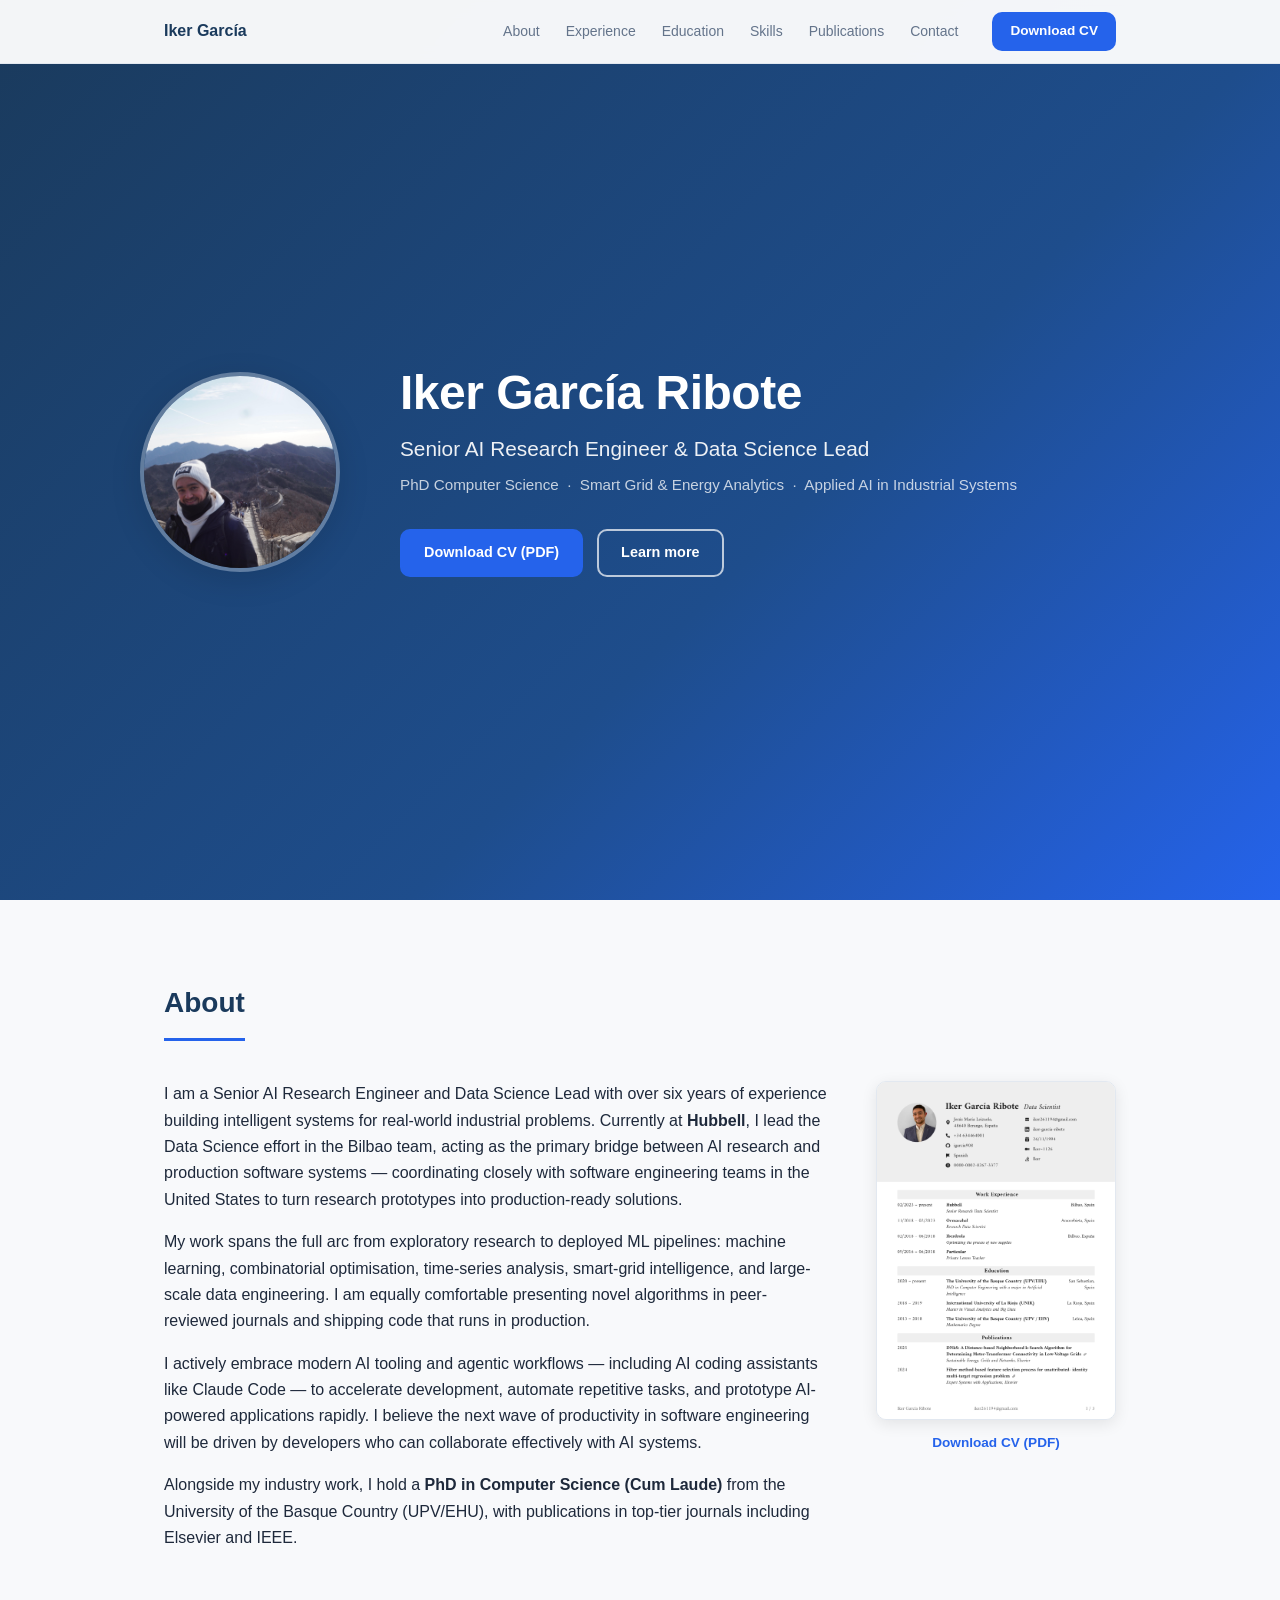
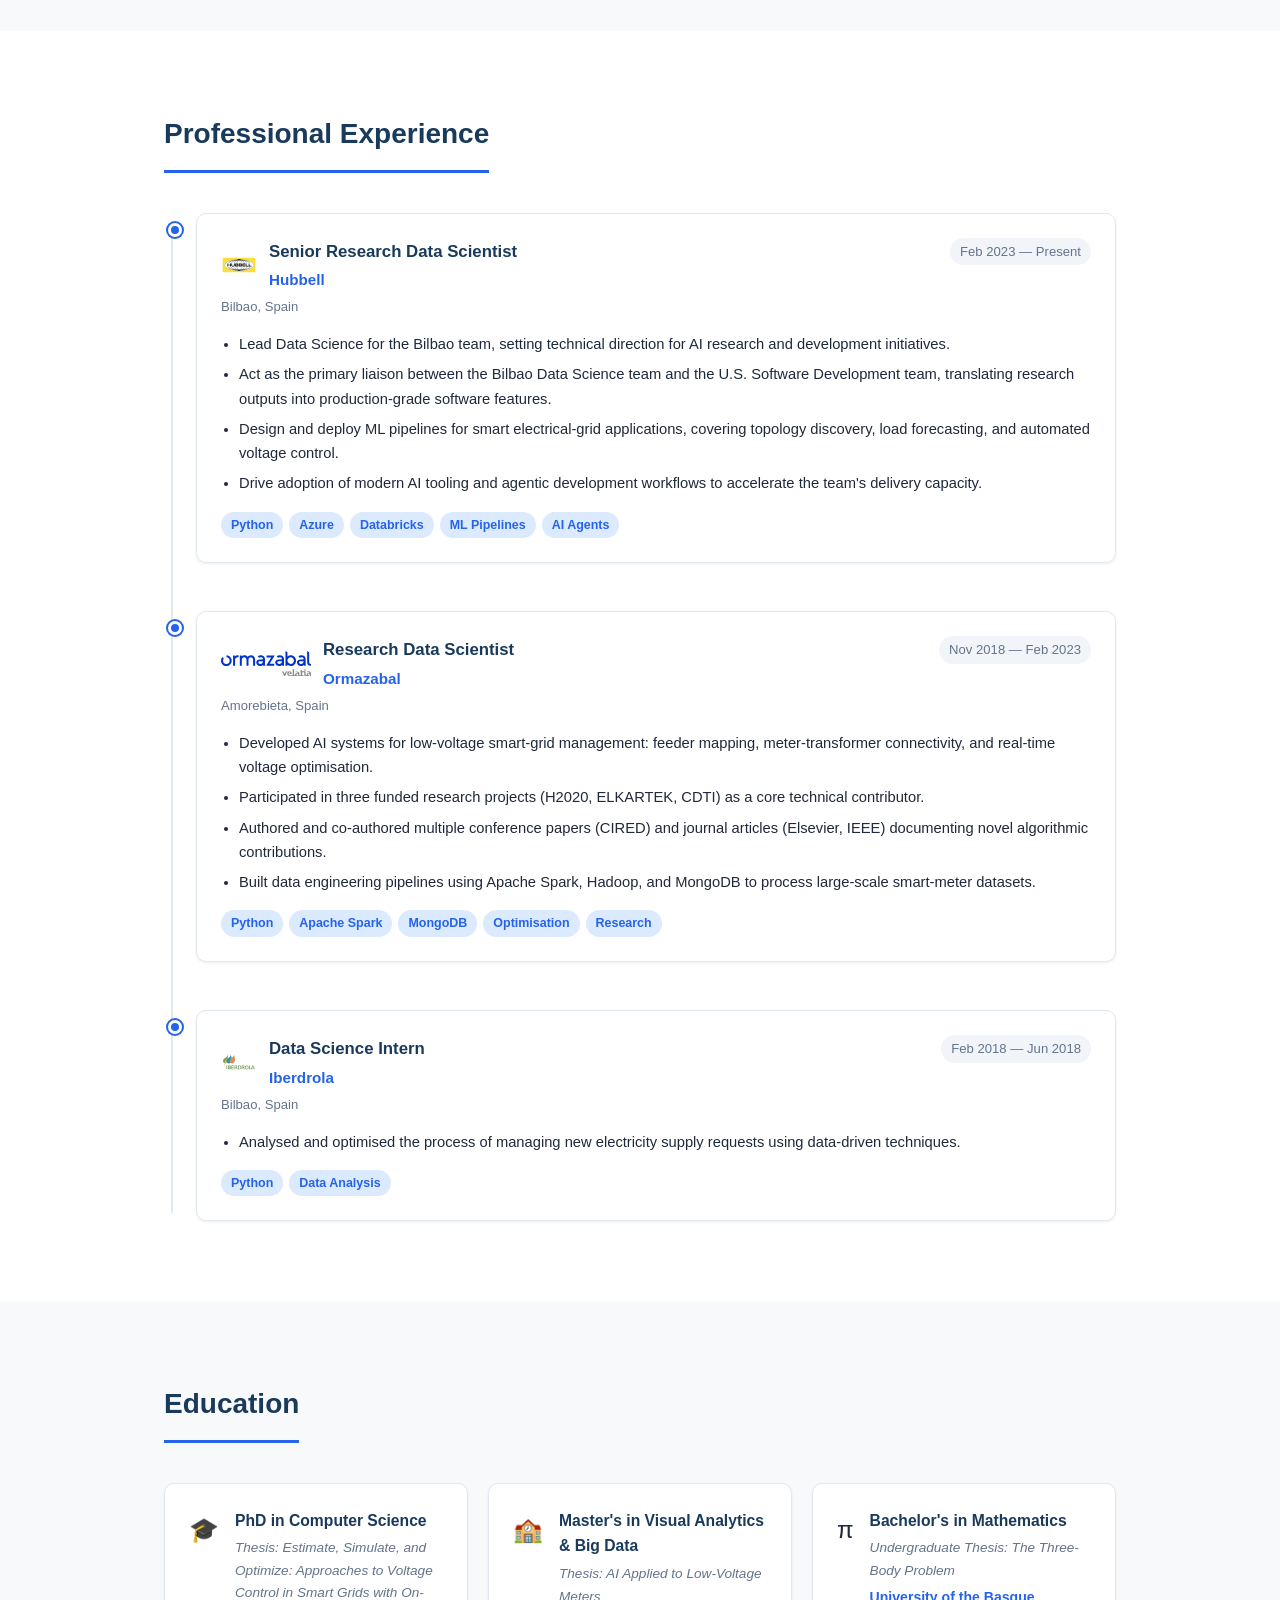
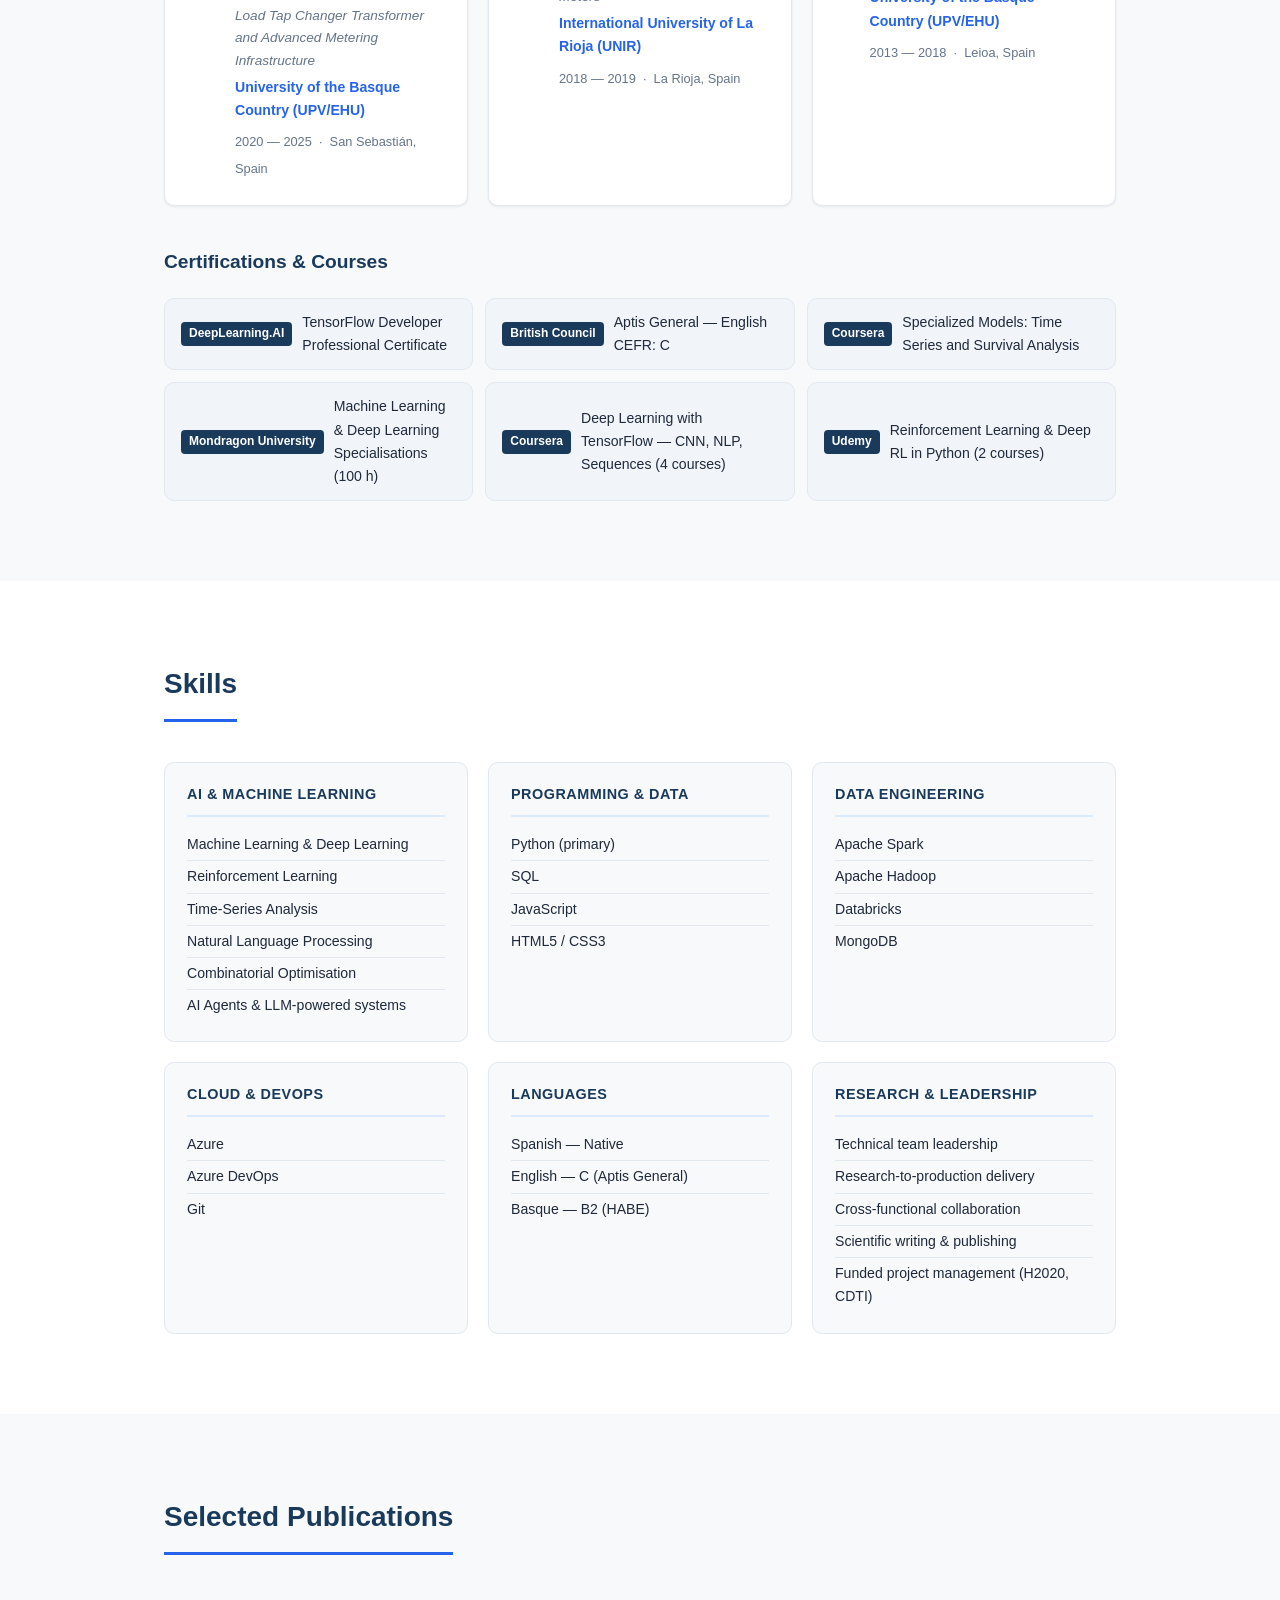
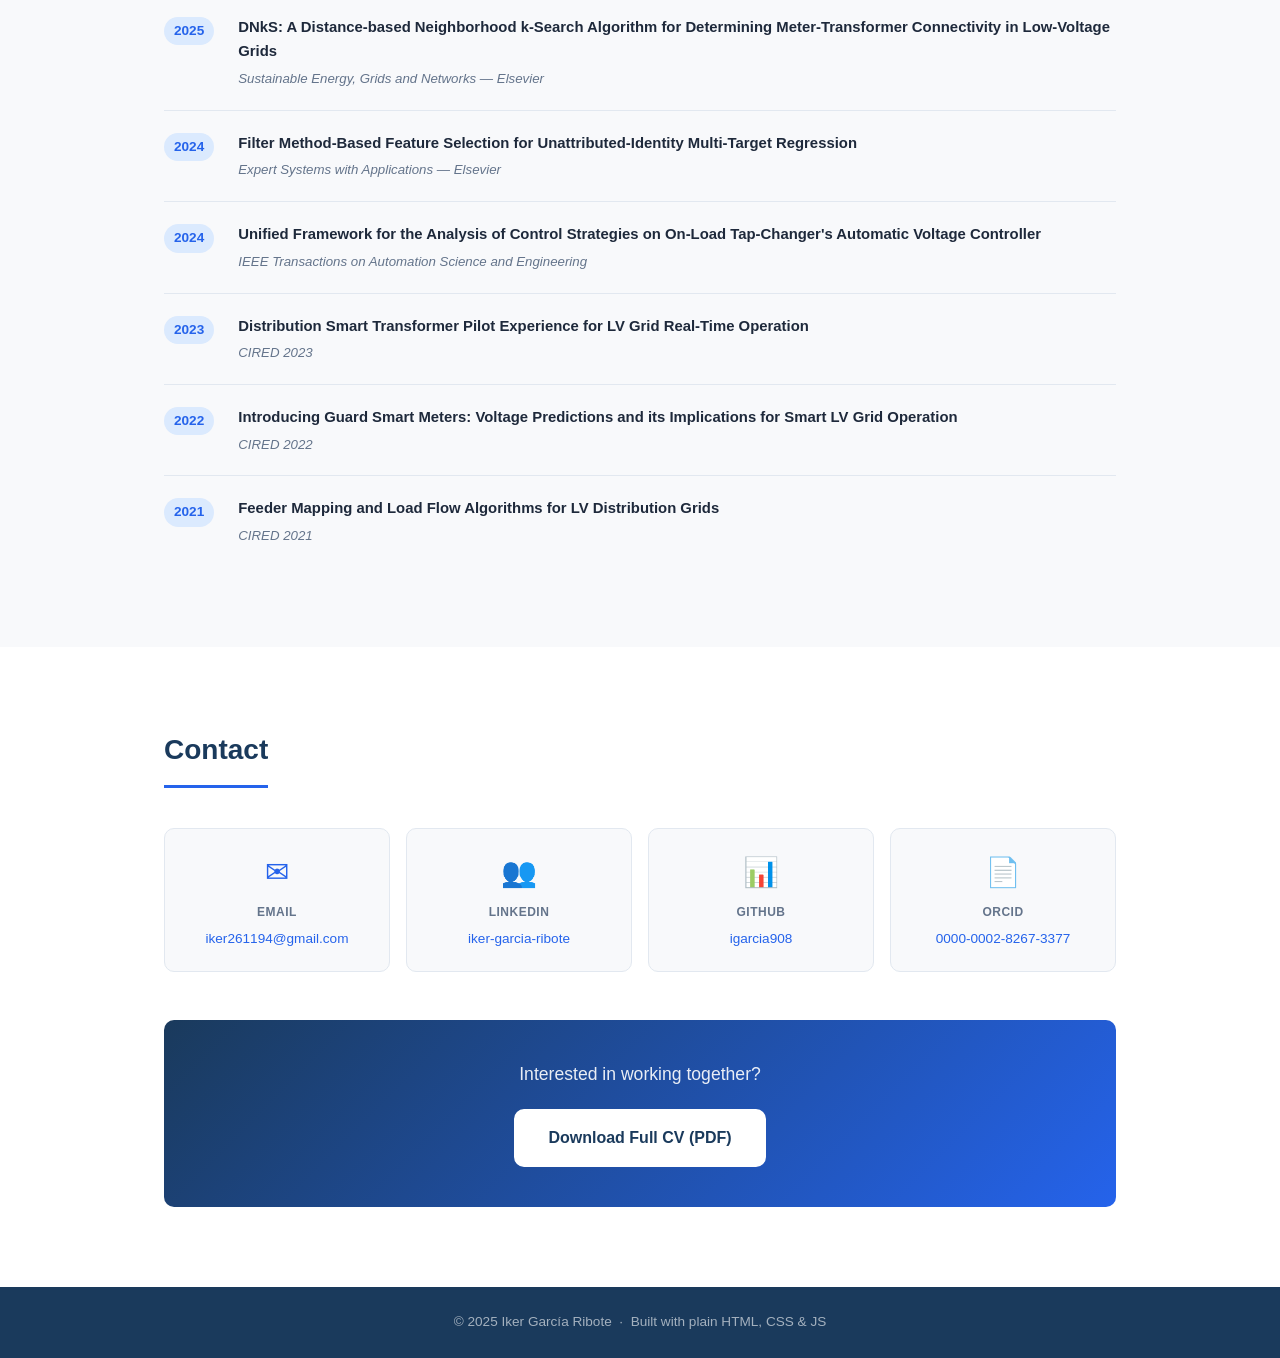
<file: index.html>
<!DOCTYPE html>
<html lang="en">
<head>
  <meta charset="UTF-8" />
  <meta name="viewport" content="width=device-width, initial-scale=1.0" />
  <meta name="description" content="Iker García Ribote — Senior AI Research Engineer and Data Science Lead. PhD in Computer Science. Building AI systems for industrial applications." />
  <title>Iker García Ribote — AI Research Engineer</title>
  <link rel="stylesheet" href="src/style.css" />
</head>
<body>

  <!-- Navigation -->
  <nav id="navbar">
    <div class="nav-container">
      <span class="nav-logo">Iker García</span>
      <ul class="nav-links">
        <li><a href="#about">About</a></li>
        <li><a href="#experience">Experience</a></li>
        <li><a href="#education">Education</a></li>
        <li><a href="#skills">Skills</a></li>
        <li><a href="#publications">Publications</a></li>
        <li><a href="#contact">Contact</a></li>
      </ul>
      <a class="btn-nav" href="files/iker-garcia-cv.pdf" download>Download CV</a>
      <button class="nav-toggle" aria-label="Toggle menu">&#9776;</button>
    </div>
  </nav>

  <!-- Hero -->
  <header id="hero">
    <div class="hero-inner">
      <img src="images/friendly-image.jpg?v=20260414" alt="Iker García Ribote" class="profile-img" />
      <div class="hero-text">
        <h1>Iker García Ribote</h1>
        <p class="hero-title">Senior AI Research Engineer &amp; Data Science Lead</p>
        <p class="hero-subtitle">PhD Computer Science &nbsp;·&nbsp; Smart Grid &amp; Energy Analytics &nbsp;·&nbsp; Applied AI in Industrial Systems</p>
        <div class="hero-actions">
          <a class="btn-primary" href="files/iker-garcia-cv.pdf" download>Download CV (PDF)</a>
          <a class="btn-secondary" href="#about">Learn more</a>
        </div>
      </div>
    </div>
  </header>

  <!-- About -->
  <section id="about">
    <div class="container">
      <h2 class="section-title">About</h2>
      <div class="about-grid">
        <div class="about-text">
          <p>
            I am a Senior AI Research Engineer and Data Science Lead with over six years of experience
            building intelligent systems for real-world industrial problems. Currently at
            <strong>Hubbell</strong>, I lead the Data Science effort in the Bilbao team, acting as the
            primary bridge between AI research and production software systems — coordinating closely with
            software engineering teams in the United States to turn research prototypes into
            production-ready solutions.
          </p>
          <p>
            My work spans the full arc from exploratory research to deployed ML pipelines: machine
            learning, combinatorial optimisation, time-series analysis, smart-grid intelligence, and
            large-scale data engineering. I am equally comfortable presenting novel algorithms in
            peer-reviewed journals and shipping code that runs in production.
          </p>
          <p>
            I actively embrace modern AI tooling and agentic workflows — including AI coding assistants
            like Claude Code — to accelerate development, automate repetitive tasks, and prototype
            AI-powered applications rapidly. I believe the next wave of productivity in software
            engineering will be driven by developers who can collaborate effectively with AI systems.
          </p>
          <p>
            Alongside my industry work, I hold a <strong>PhD in Computer Science (Cum Laude)</strong>
            from the University of the Basque Country (UPV/EHU), with
            publications in top-tier journals including Elsevier and IEEE.
          </p>
        </div>
        <div class="about-cv-preview">
          <a href="files/iker-garcia-cv.pdf" download title="Download CV">
            <img src="images/cv-preview.png?v=20260414" alt="CV Preview" class="cv-preview-img" />
            <span class="cv-preview-label">Download CV (PDF)</span>
          </a>
        </div>
      </div>
    </div>
  </section>

  <!-- Experience -->
  <section id="experience" class="section-alt">
    <div class="container">
      <h2 class="section-title">Professional Experience</h2>
      <div class="timeline">

        <div class="timeline-item">
          <div class="timeline-marker"></div>
          <div class="timeline-content">
            <div class="timeline-header">
              <div class="timeline-title">
                <img src="images/logo-hubbell.svg?v=20260414" alt="Hubbell" class="company-logo" />
                <div>
                  <h3>Senior Research Data Scientist</h3>
                  <span class="company">Hubbell</span>
                </div>
              </div>
              <span class="period">Feb 2023 — Present</span>
            </div>
            <span class="location">Bilbao, Spain</span>
            <ul class="timeline-bullets">
              <li>Lead Data Science for the Bilbao team, setting technical direction for AI research and development initiatives.</li>
              <li>Act as the primary liaison between the Bilbao Data Science team and the U.S. Software Development team, translating research outputs into production-grade software features.</li>
              <li>Design and deploy ML pipelines for smart electrical-grid applications, covering topology discovery, load forecasting, and automated voltage control.</li>
              <li>Drive adoption of modern AI tooling and agentic development workflows to accelerate the team's delivery capacity.</li>
            </ul>
            <div class="tags">
              <span>Python</span><span>Azure</span><span>Databricks</span><span>ML Pipelines</span><span>AI Agents</span>
            </div>
          </div>
        </div>

        <div class="timeline-item">
          <div class="timeline-marker"></div>
          <div class="timeline-content">
            <div class="timeline-header">
              <div class="timeline-title">
                <img src="images/logo-ormazabal.svg?v=20260414" alt="Ormazabal" class="company-logo" />
                <div>
                  <h3>Research Data Scientist</h3>
                  <span class="company">Ormazabal</span>
                </div>
              </div>
              <span class="period">Nov 2018 — Feb 2023</span>
            </div>
            <span class="location">Amorebieta, Spain</span>
            <ul class="timeline-bullets">
              <li>Developed AI systems for low-voltage smart-grid management: feeder mapping, meter-transformer connectivity, and real-time voltage optimisation.</li>
              <li>Participated in three funded research projects (H2020, ELKARTEK, CDTI) as a core technical contributor.</li>
              <li>Authored and co-authored multiple conference papers (CIRED) and journal articles (Elsevier, IEEE) documenting novel algorithmic contributions.</li>
              <li>Built data engineering pipelines using Apache Spark, Hadoop, and MongoDB to process large-scale smart-meter datasets.</li>
            </ul>
            <div class="tags">
              <span>Python</span><span>Apache Spark</span><span>MongoDB</span><span>Optimisation</span><span>Research</span>
            </div>
          </div>
        </div>

        <div class="timeline-item">
          <div class="timeline-marker"></div>
          <div class="timeline-content">
            <div class="timeline-header">
              <div class="timeline-title">
                <img src="images/logo-iberdrola.svg?v=20260414" alt="Iberdrola" class="company-logo" />
                <div>
                  <h3>Data Science Intern</h3>
                  <span class="company">Iberdrola</span>
                </div>
              </div>
              <span class="period">Feb 2018 — Jun 2018</span>
            </div>
            <span class="location">Bilbao, Spain</span>
            <ul class="timeline-bullets">
              <li>Analysed and optimised the process of managing new electricity supply requests using data-driven techniques.</li>
            </ul>
            <div class="tags">
              <span>Python</span><span>Data Analysis</span>
            </div>
          </div>
        </div>

      </div>
    </div>
  </section>

  <!-- Education -->
  <section id="education">
    <div class="container">
      <h2 class="section-title">Education</h2>
      <div class="edu-grid">

        <div class="edu-card">
          <div class="edu-icon">&#127891;</div>
          <div class="edu-body">
            <h3>PhD in Computer Science</h3>
            <p class="edu-major">Thesis: Estimate, Simulate, and Optimize: Approaches to Voltage Control in Smart Grids with On-Load Tap Changer Transformer and Advanced Metering Infrastructure</p>
            <p class="edu-school">University of the Basque Country (UPV/EHU)</p>
            <span class="edu-period">2020 — 2025 &nbsp;·&nbsp; San Sebastián, Spain</span>
          </div>
        </div>

        <div class="edu-card">
          <div class="edu-icon">&#127979;</div>
          <div class="edu-body">
            <h3>Master's in Visual Analytics &amp; Big Data</h3>
            <p class="edu-major">Thesis: AI Applied to Low-Voltage Meters</p>
            <p class="edu-school">International University of La Rioja (UNIR)</p>
            <span class="edu-period">2018 — 2019 &nbsp;·&nbsp; La Rioja, Spain</span>
          </div>
        </div>

        <div class="edu-card">
          <div class="edu-icon">&#960;</div>
          <div class="edu-body">
            <h3>Bachelor's in Mathematics</h3>
            <p class="edu-major">Undergraduate Thesis: The Three-Body Problem</p>
            <p class="edu-school">University of the Basque Country (UPV/EHU)</p>
            <span class="edu-period">2013 — 2018 &nbsp;·&nbsp; Leioa, Spain</span>
          </div>
        </div>

      </div>

      <h3 class="subsection-title">Certifications &amp; Courses</h3>
      <div class="cert-list">
        <div class="cert-item">
          <span class="cert-badge">DeepLearning.AI</span>
          TensorFlow Developer Professional Certificate
        </div>
        <div class="cert-item">
          <span class="cert-badge">British Council</span>
          Aptis General — English CEFR: C
        </div>
        <div class="cert-item">
          <span class="cert-badge">Coursera</span>
          Specialized Models: Time Series and Survival Analysis
        </div>
        <div class="cert-item">
          <span class="cert-badge">Mondragon University</span>
          Machine Learning &amp; Deep Learning Specialisations (100 h)
        </div>
        <div class="cert-item">
          <span class="cert-badge">Coursera</span>
          Deep Learning with TensorFlow — CNN, NLP, Sequences (4 courses)
        </div>
        <div class="cert-item">
          <span class="cert-badge">Udemy</span>
          Reinforcement Learning &amp; Deep RL in Python (2 courses)
        </div>
      </div>
    </div>
  </section>

  <!-- Skills -->
  <section id="skills" class="section-alt">
    <div class="container">
      <h2 class="section-title">Skills</h2>
      <div class="skills-grid">

        <div class="skill-category">
          <h3>AI &amp; Machine Learning</h3>
          <ul>
            <li>Machine Learning &amp; Deep Learning</li>
            <li>Reinforcement Learning</li>
            <li>Time-Series Analysis</li>
            <li>Natural Language Processing</li>
            <li>Combinatorial Optimisation</li>
            <li>AI Agents &amp; LLM-powered systems</li>
          </ul>
        </div>

        <div class="skill-category">
          <h3>Programming &amp; Data</h3>
          <ul>
            <li>Python (primary)</li>
            <li>SQL</li>
            <li>JavaScript</li>
            <li>HTML5 / CSS3</li>
          </ul>
        </div>

        <div class="skill-category">
          <h3>Data Engineering</h3>
          <ul>
            <li>Apache Spark</li>
            <li>Apache Hadoop</li>
            <li>Databricks</li>
            <li>MongoDB</li>
          </ul>
        </div>

        <div class="skill-category">
          <h3>Cloud &amp; DevOps</h3>
          <ul>
            <li>Azure</li>
            <li>Azure DevOps</li>
            <li>Git</li>
          </ul>
        </div>

        <div class="skill-category">
          <h3>Languages</h3>
          <ul>
            <li>Spanish — Native</li>
            <li>English — C (Aptis General)</li>
            <li>Basque — B2 (HABE)</li>
          </ul>
        </div>

        <div class="skill-category">
          <h3>Research &amp; Leadership</h3>
          <ul>
            <li>Technical team leadership</li>
            <li>Research-to-production delivery</li>
            <li>Cross-functional collaboration</li>
            <li>Scientific writing &amp; publishing</li>
            <li>Funded project management (H2020, CDTI)</li>
          </ul>
        </div>

      </div>
    </div>
  </section>

  <!-- Publications -->
  <section id="publications">
    <div class="container">
      <h2 class="section-title">Selected Publications</h2>
      <div class="pub-list">

        <div class="pub-item">
          <span class="pub-year">2025</span>
          <div class="pub-body">
            <p class="pub-title">DNkS: A Distance-based Neighborhood k-Search Algorithm for Determining Meter-Transformer Connectivity in Low-Voltage Grids</p>
            <p class="pub-venue">Sustainable Energy, Grids and Networks — Elsevier</p>
          </div>
        </div>

        <div class="pub-item">
          <span class="pub-year">2024</span>
          <div class="pub-body">
            <p class="pub-title">Filter Method-Based Feature Selection for Unattributed-Identity Multi-Target Regression</p>
            <p class="pub-venue">Expert Systems with Applications — Elsevier</p>
          </div>
        </div>

        <div class="pub-item">
          <span class="pub-year">2024</span>
          <div class="pub-body">
            <p class="pub-title">Unified Framework for the Analysis of Control Strategies on On-Load Tap-Changer's Automatic Voltage Controller</p>
            <p class="pub-venue">IEEE Transactions on Automation Science and Engineering</p>
          </div>
        </div>

        <div class="pub-item">
          <span class="pub-year">2023</span>
          <div class="pub-body">
            <p class="pub-title">Distribution Smart Transformer Pilot Experience for LV Grid Real-Time Operation</p>
            <p class="pub-venue">CIRED 2023</p>
          </div>
        </div>

        <div class="pub-item">
          <span class="pub-year">2022</span>
          <div class="pub-body">
            <p class="pub-title">Introducing Guard Smart Meters: Voltage Predictions and its Implications for Smart LV Grid Operation</p>
            <p class="pub-venue">CIRED 2022</p>
          </div>
        </div>

        <div class="pub-item">
          <span class="pub-year">2021</span>
          <div class="pub-body">
            <p class="pub-title">Feeder Mapping and Load Flow Algorithms for LV Distribution Grids</p>
            <p class="pub-venue">CIRED 2021</p>
          </div>
        </div>

      </div>
    </div>
  </section>

  <!-- Contact -->
  <section id="contact" class="section-alt">
    <div class="container">
      <h2 class="section-title">Contact</h2>
      <div class="contact-grid">
        <a class="contact-card" href="mailto:iker261194@gmail.com">
          <span class="contact-icon">&#9993;</span>
          <span class="contact-label">Email</span>
          <span class="contact-value">iker261194@gmail.com</span>
        </a>
        <a class="contact-card" href="https://www.linkedin.com/in/iker-garcia-ribote/" target="_blank" rel="noopener">
          <span class="contact-icon">&#128101;</span>
          <span class="contact-label">LinkedIn</span>
          <span class="contact-value">iker-garcia-ribote</span>
        </a>
        <a class="contact-card" href="https://github.com/igarcia908" target="_blank" rel="noopener">
          <span class="contact-icon">&#128202;</span>
          <span class="contact-label">GitHub</span>
          <span class="contact-value">igarcia908</span>
        </a>
        <a class="contact-card" href="https://orcid.org/0000-0002-8267-3377" target="_blank" rel="noopener">
          <span class="contact-icon">&#128196;</span>
          <span class="contact-label">ORCID</span>
          <span class="contact-value">0000-0002-8267-3377</span>
        </a>
      </div>
      <div class="download-cta">
        <p>Interested in working together?</p>
        <a class="btn-primary btn-large" href="files/iker-garcia-cv.pdf" download>Download Full CV (PDF)</a>
      </div>
    </div>
  </section>

  <footer>
    <div class="container">
      <p>&copy; 2025 Iker García Ribote &nbsp;·&nbsp; Built with plain HTML, CSS &amp; JS</p>
    </div>
  </footer>

  <script src="src/script.js"></script>
</body>
</html>
</file>
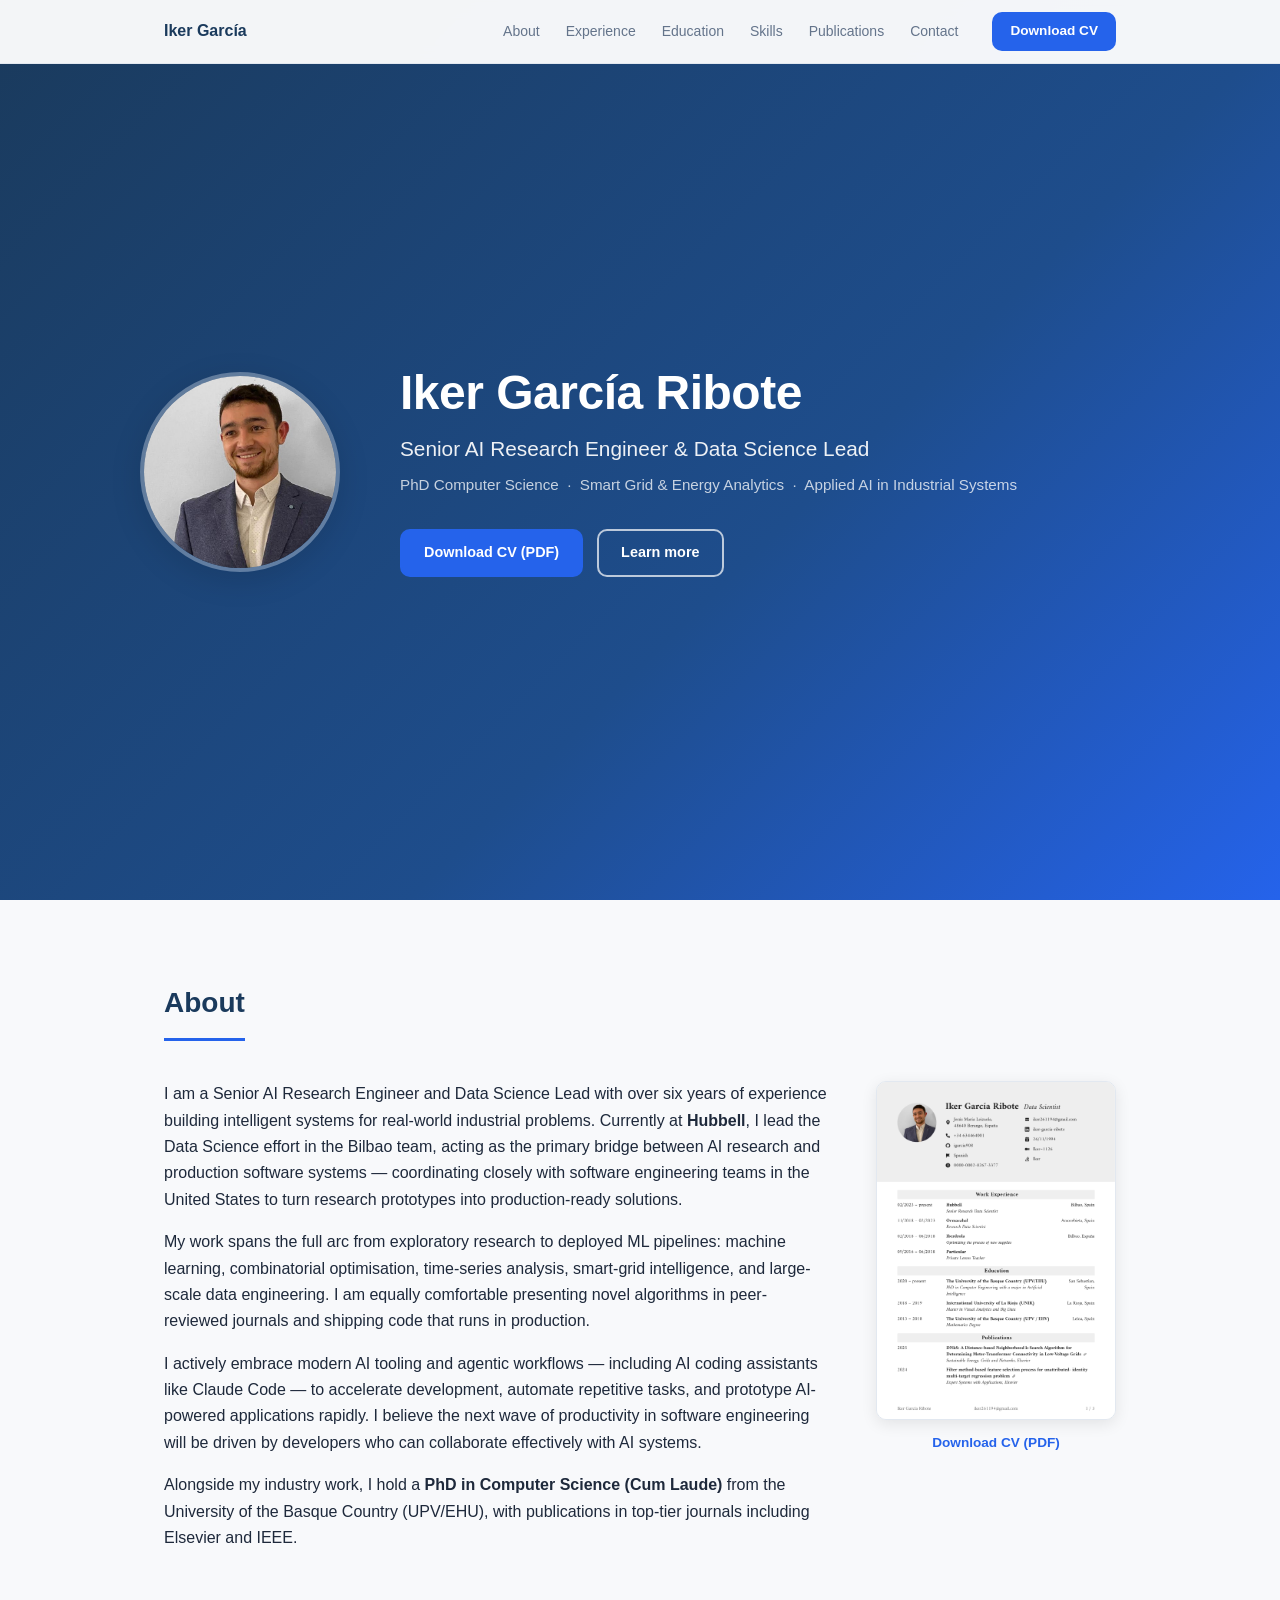
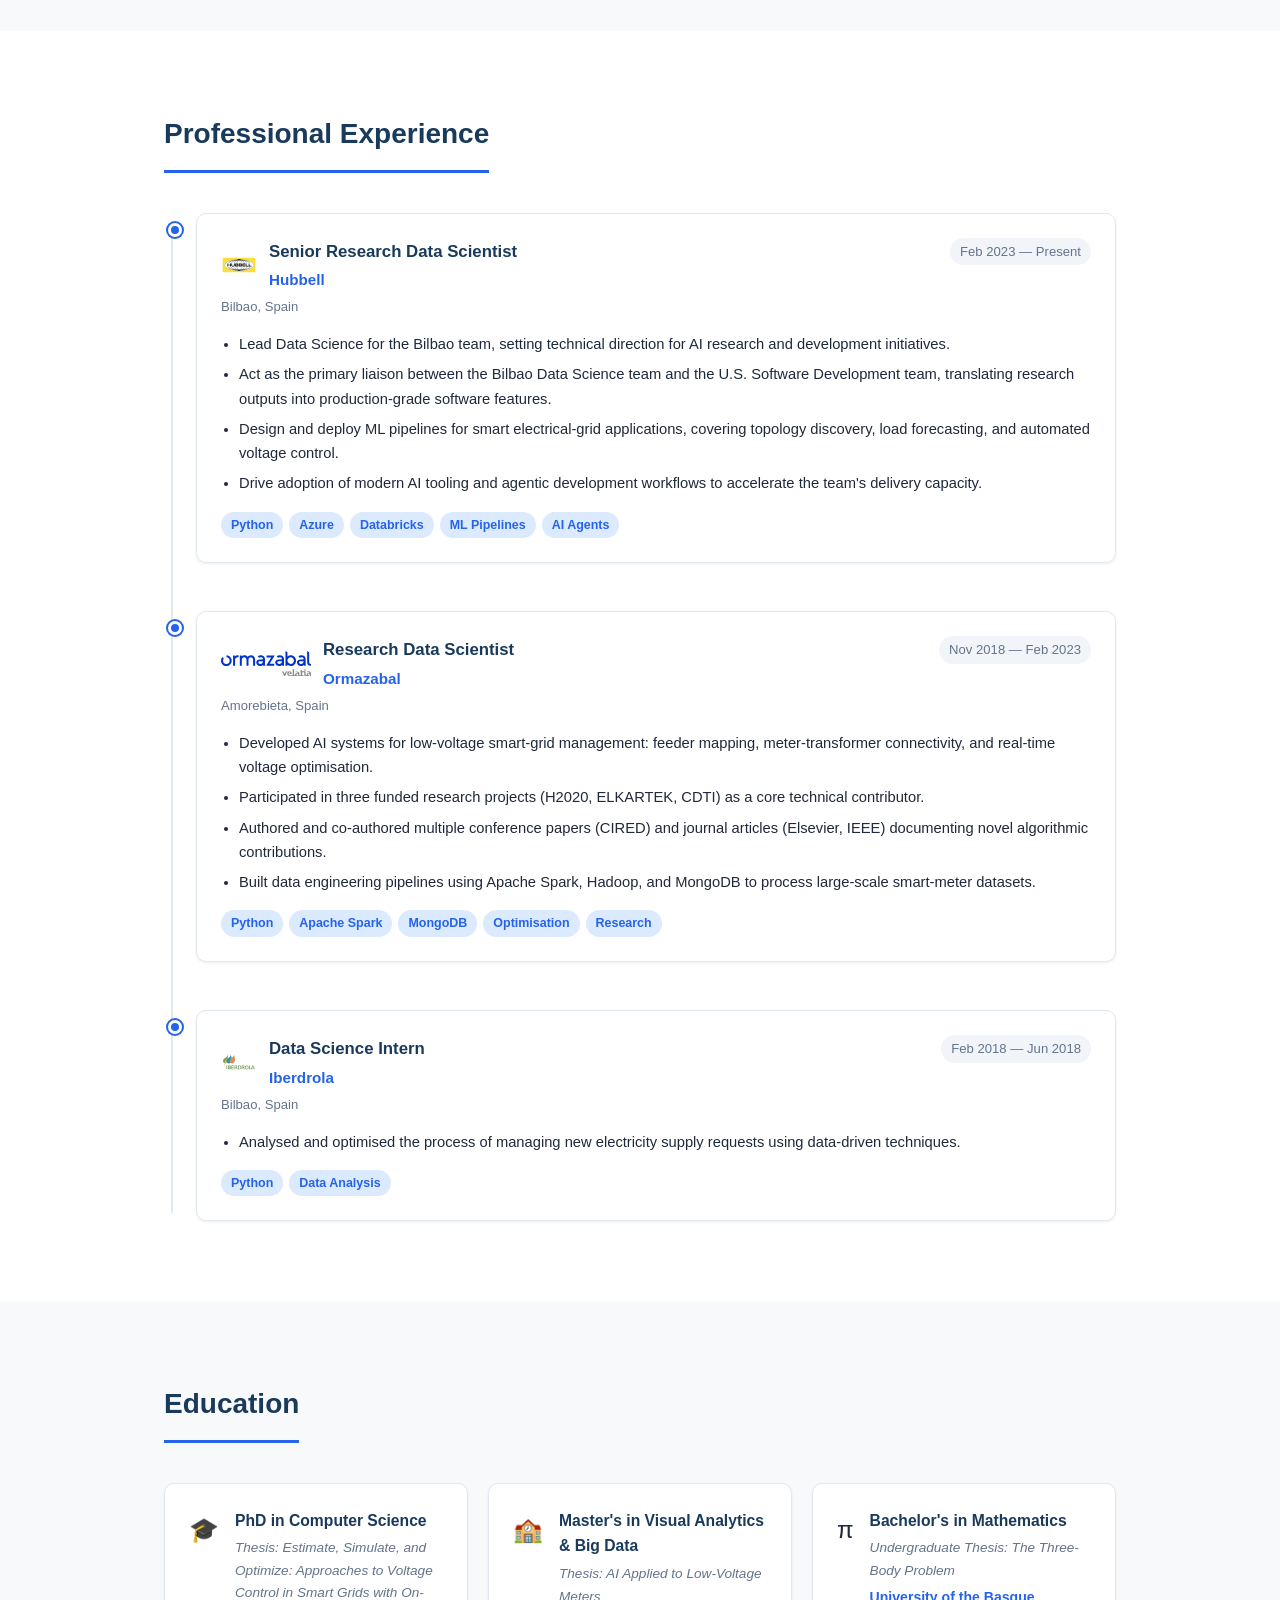
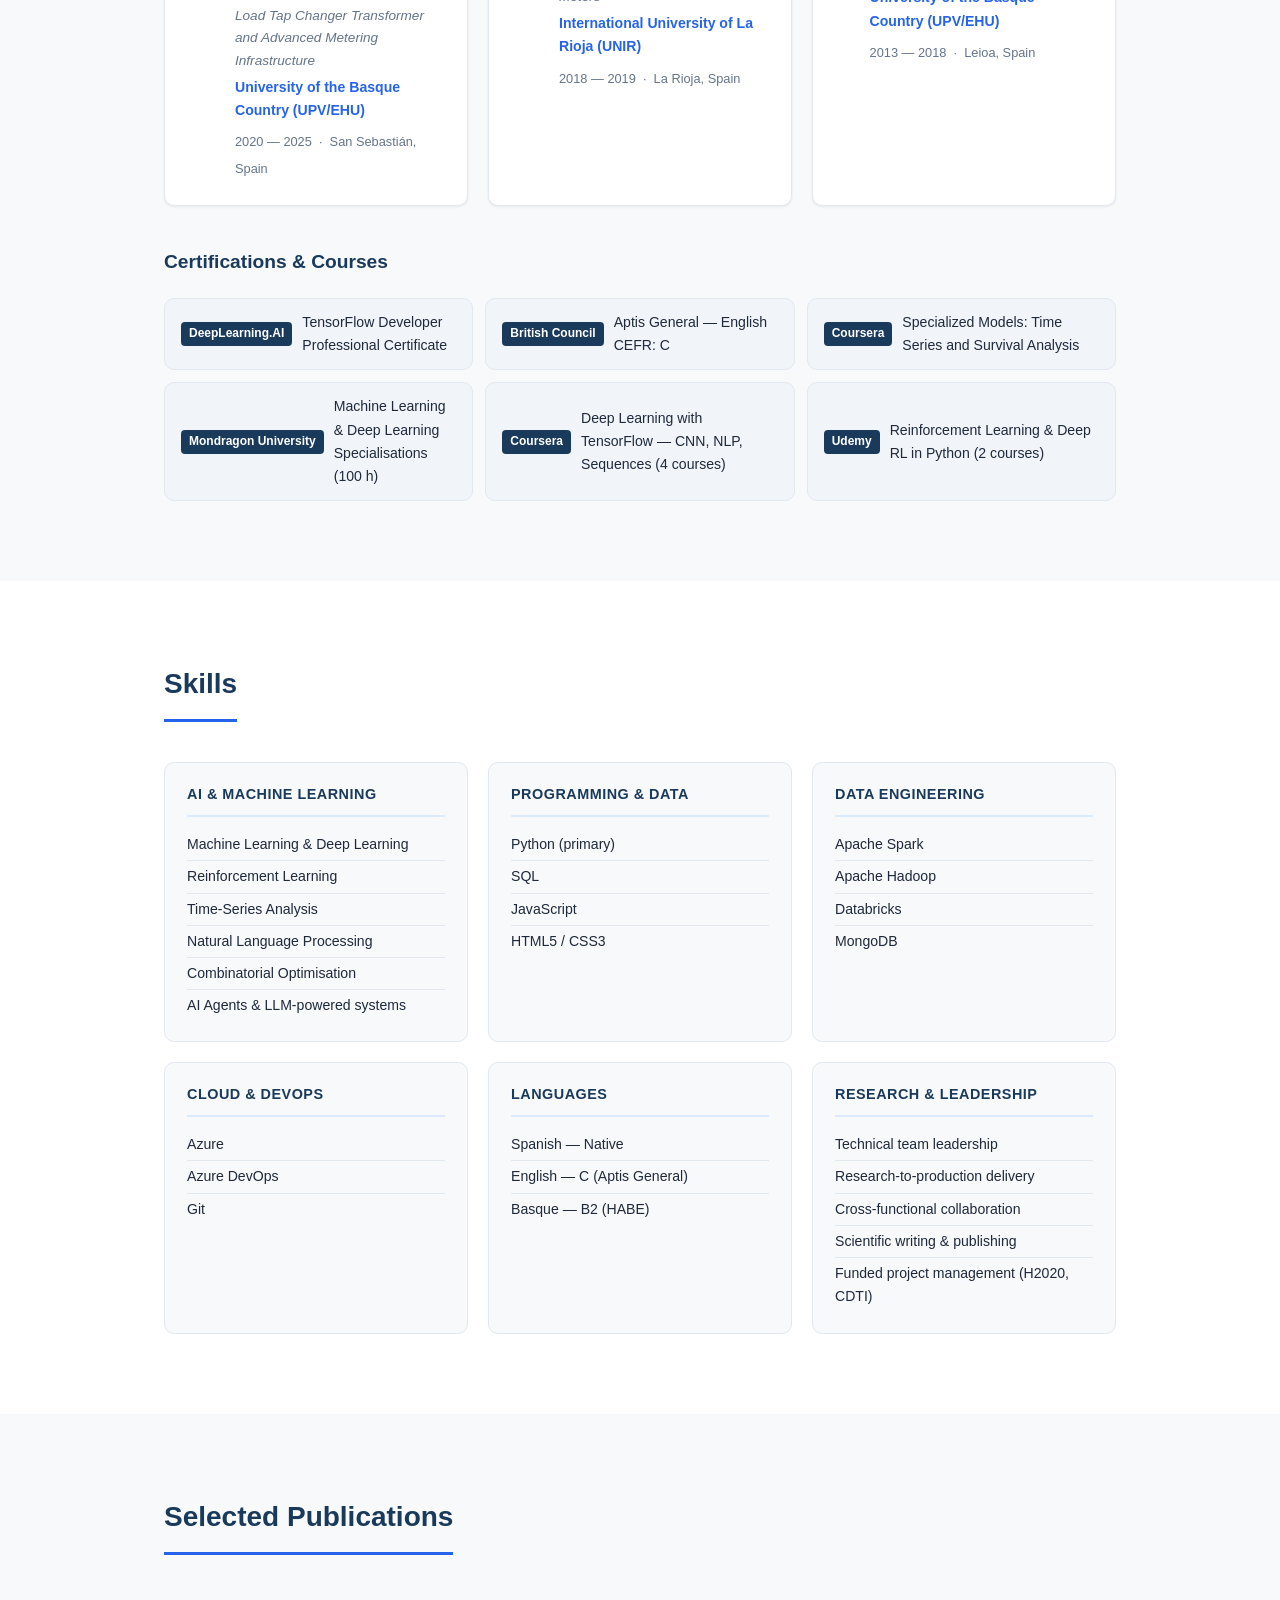
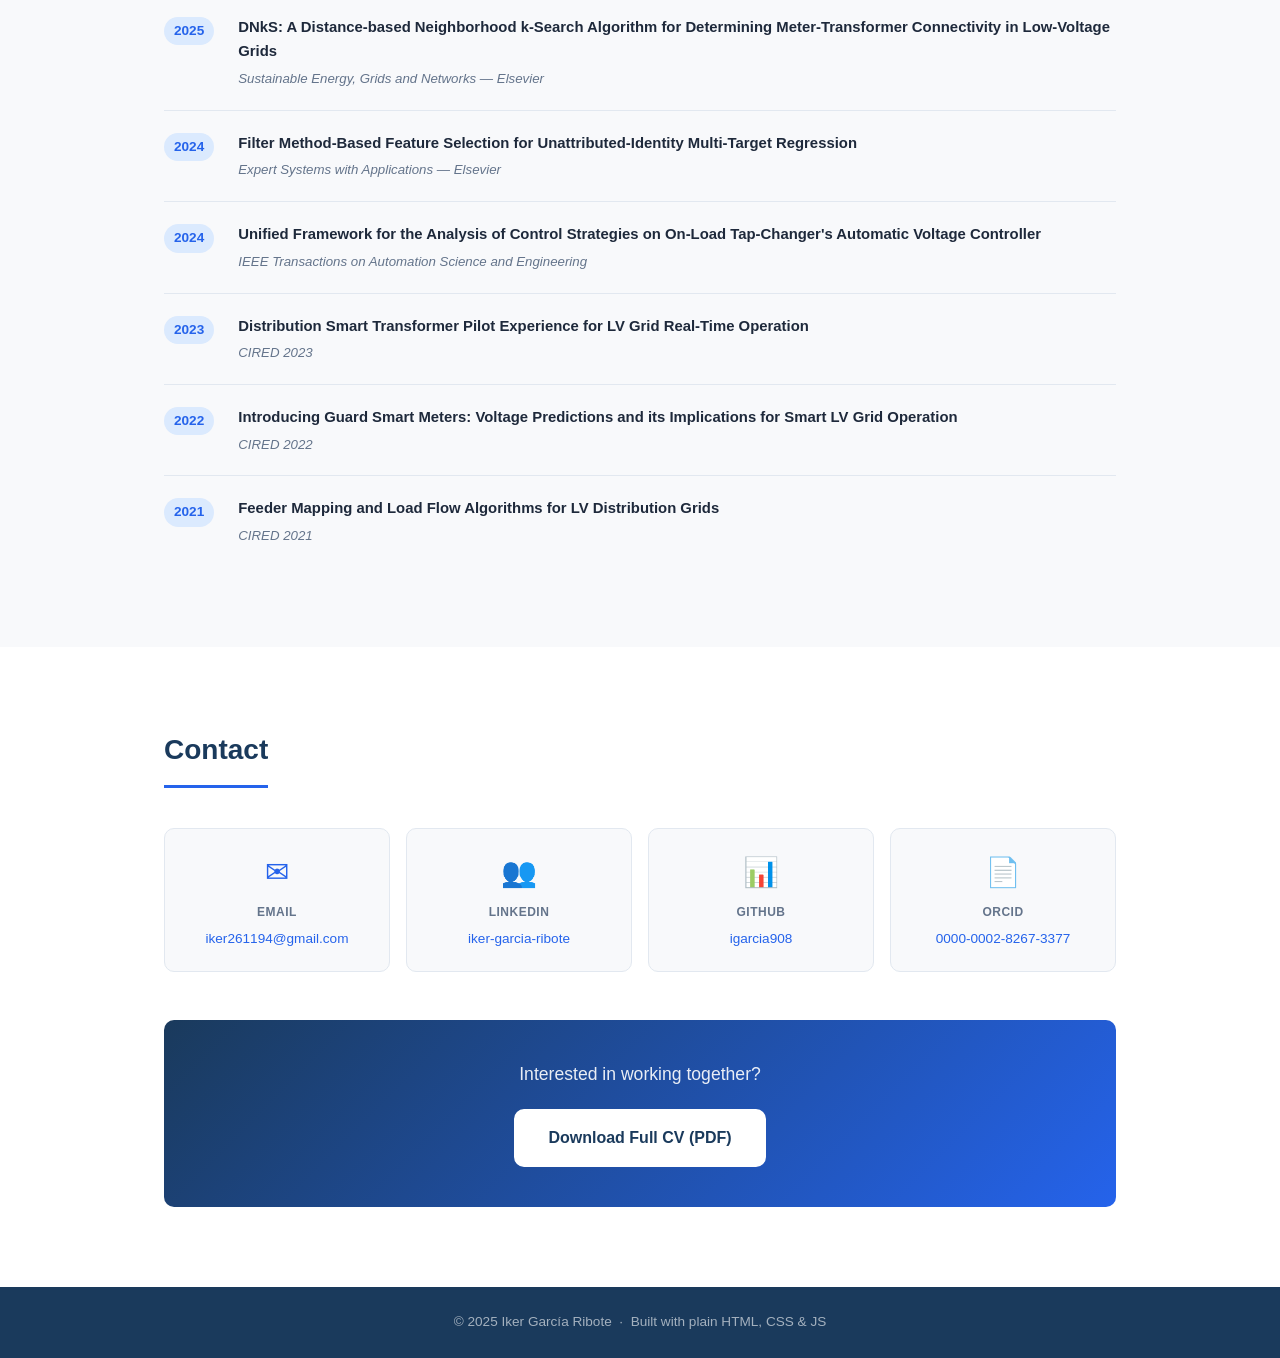
<file: src/index.html>
<!DOCTYPE html>
<html lang="en">
<head>
  <meta charset="UTF-8" />
  <meta name="viewport" content="width=device-width, initial-scale=1.0" />
  <meta name="description" content="Iker García Ribote — Senior AI Research Engineer and Data Science Lead. PhD in Computer Science. Building AI systems for industrial applications." />
  <title>Iker García Ribote — AI Research Engineer</title>
  <link rel="stylesheet" href="style.css" />
</head>
<body>

  <!-- Navigation -->
  <nav id="navbar">
    <div class="nav-container">
      <span class="nav-logo">Iker García</span>
      <ul class="nav-links">
        <li><a href="#about">About</a></li>
        <li><a href="#experience">Experience</a></li>
        <li><a href="#education">Education</a></li>
        <li><a href="#skills">Skills</a></li>
        <li><a href="#publications">Publications</a></li>
        <li><a href="#contact">Contact</a></li>
      </ul>
      <a class="btn-nav" href="../files/iker-garcia-cv.pdf" download>Download CV</a>
      <button class="nav-toggle" aria-label="Toggle menu">&#9776;</button>
    </div>
  </nav>

  <!-- Hero -->
  <header id="hero">
    <div class="hero-inner">
      <img src="../images/profile.jpg" alt="Iker García Ribote" class="profile-img" />
      <div class="hero-text">
        <h1>Iker García Ribote</h1>
        <p class="hero-title">Senior AI Research Engineer &amp; Data Science Lead</p>
        <p class="hero-subtitle">PhD Computer Science &nbsp;·&nbsp; Smart Grid &amp; Energy Analytics &nbsp;·&nbsp; Applied AI in Industrial Systems</p>
        <div class="hero-actions">
          <a class="btn-primary" href="../files/iker-garcia-cv.pdf" download>Download CV (PDF)</a>
          <a class="btn-secondary" href="#about">Learn more</a>
        </div>
      </div>
    </div>
  </header>

  <!-- About -->
  <section id="about">
    <div class="container">
      <h2 class="section-title">About</h2>
      <div class="about-grid">
        <div class="about-text">
          <p>
            I am a Senior AI Research Engineer and Data Science Lead with over six years of experience
            building intelligent systems for real-world industrial problems. Currently at
            <strong>Hubbell</strong>, I lead the Data Science effort in the Bilbao team, acting as the
            primary bridge between AI research and production software systems — coordinating closely with
            software engineering teams in the United States to turn research prototypes into
            production-ready solutions.
          </p>
          <p>
            My work spans the full arc from exploratory research to deployed ML pipelines: machine
            learning, combinatorial optimisation, time-series analysis, smart-grid intelligence, and
            large-scale data engineering. I am equally comfortable presenting novel algorithms in
            peer-reviewed journals and shipping code that runs in production.
          </p>
          <p>
            I actively embrace modern AI tooling and agentic workflows — including AI coding assistants
            like Claude Code — to accelerate development, automate repetitive tasks, and prototype
            AI-powered applications rapidly. I believe the next wave of productivity in software
            engineering will be driven by developers who can collaborate effectively with AI systems.
          </p>
          <p>
            Alongside my industry work, I hold a <strong>PhD in Computer Science (Cum Laude)</strong>
            from the University of the Basque Country (UPV/EHU), with
            publications in top-tier journals including Elsevier and IEEE.
          </p>
        </div>
        <div class="about-cv-preview">
          <a href="../files/iker-garcia-cv.pdf" download title="Download CV">
            <img src="../images/cv-preview.png" alt="CV Preview" class="cv-preview-img" />
            <span class="cv-preview-label">Download CV (PDF)</span>
          </a>
        </div>
      </div>
    </div>
  </section>

  <!-- Experience -->
  <section id="experience" class="section-alt">
    <div class="container">
      <h2 class="section-title">Professional Experience</h2>
      <div class="timeline">

        <div class="timeline-item">
          <div class="timeline-marker"></div>
          <div class="timeline-content">
            <div class="timeline-header">
              <div class="timeline-title">
                <img src="../images/logo-hubbell.svg" alt="Hubbell" class="company-logo" />
                <div>
                  <h3>Senior Research Data Scientist</h3>
                  <span class="company">Hubbell</span>
                </div>
              </div>
              <span class="period">Feb 2023 — Present</span>
            </div>
            <span class="location">Bilbao, Spain</span>
            <ul class="timeline-bullets">
              <li>Lead Data Science for the Bilbao team, setting technical direction for AI research and development initiatives.</li>
              <li>Act as the primary liaison between the Bilbao Data Science team and the U.S. Software Development team, translating research outputs into production-grade software features.</li>
              <li>Design and deploy ML pipelines for smart electrical-grid applications, covering topology discovery, load forecasting, and automated voltage control.</li>
              <li>Drive adoption of modern AI tooling and agentic development workflows to accelerate the team's delivery capacity.</li>
            </ul>
            <div class="tags">
              <span>Python</span><span>Azure</span><span>Databricks</span><span>ML Pipelines</span><span>AI Agents</span>
            </div>
          </div>
        </div>

        <div class="timeline-item">
          <div class="timeline-marker"></div>
          <div class="timeline-content">
            <div class="timeline-header">
              <div class="timeline-title">
                <img src="../images/logo-ormazabal.svg" alt="Ormazabal" class="company-logo" />
                <div>
                  <h3>Research Data Scientist</h3>
                  <span class="company">Ormazabal</span>
                </div>
              </div>
              <span class="period">Nov 2018 — Feb 2023</span>
            </div>
            <span class="location">Amorebieta, Spain</span>
            <ul class="timeline-bullets">
              <li>Developed AI systems for low-voltage smart-grid management: feeder mapping, meter-transformer connectivity, and real-time voltage optimisation.</li>
              <li>Participated in three funded research projects (H2020, ELKARTEK, CDTI) as a core technical contributor.</li>
              <li>Authored and co-authored multiple conference papers (CIRED) and journal articles (Elsevier, IEEE) documenting novel algorithmic contributions.</li>
              <li>Built data engineering pipelines using Apache Spark, Hadoop, and MongoDB to process large-scale smart-meter datasets.</li>
            </ul>
            <div class="tags">
              <span>Python</span><span>Apache Spark</span><span>MongoDB</span><span>Optimisation</span><span>Research</span>
            </div>
          </div>
        </div>

        <div class="timeline-item">
          <div class="timeline-marker"></div>
          <div class="timeline-content">
            <div class="timeline-header">
              <div class="timeline-title">
                <img src="../images/logo-iberdrola.svg" alt="Iberdrola" class="company-logo" />
                <div>
                  <h3>Data Science Intern</h3>
                  <span class="company">Iberdrola</span>
                </div>
              </div>
              <span class="period">Feb 2018 — Jun 2018</span>
            </div>
            <span class="location">Bilbao, Spain</span>
            <ul class="timeline-bullets">
              <li>Analysed and optimised the process of managing new electricity supply requests using data-driven techniques.</li>
            </ul>
            <div class="tags">
              <span>Python</span><span>Data Analysis</span>
            </div>
          </div>
        </div>

      </div>
    </div>
  </section>

  <!-- Education -->
  <section id="education">
    <div class="container">
      <h2 class="section-title">Education</h2>
      <div class="edu-grid">

        <div class="edu-card">
          <div class="edu-icon">&#127891;</div>
          <div class="edu-body">
            <h3>PhD in Computer Science</h3>
            <p class="edu-major">Thesis: Estimate, Simulate, and Optimize: Approaches to Voltage Control in Smart Grids with On-Load Tap Changer Transformer and Advanced Metering Infrastructure</p>
            <p class="edu-school">University of the Basque Country (UPV/EHU)</p>
            <span class="edu-period">2020 — 2025 &nbsp;·&nbsp; San Sebastián, Spain</span>
          </div>
        </div>

        <div class="edu-card">
          <div class="edu-icon">&#127979;</div>
          <div class="edu-body">
            <h3>Master's in Visual Analytics &amp; Big Data</h3>
            <p class="edu-major">Thesis: AI Applied to Low-Voltage Meters</p>
            <p class="edu-school">International University of La Rioja (UNIR)</p>
            <span class="edu-period">2018 — 2019 &nbsp;·&nbsp; La Rioja, Spain</span>
          </div>
        </div>

        <div class="edu-card">
          <div class="edu-icon">&#960;</div>
          <div class="edu-body">
            <h3>Bachelor's in Mathematics</h3>
            <p class="edu-major">Undergraduate Thesis: The Three-Body Problem</p>
            <p class="edu-school">University of the Basque Country (UPV/EHU)</p>
            <span class="edu-period">2013 — 2018 &nbsp;·&nbsp; Leioa, Spain</span>
          </div>
        </div>

      </div>

      <h3 class="subsection-title">Certifications &amp; Courses</h3>
      <div class="cert-list">
        <div class="cert-item">
          <span class="cert-badge">DeepLearning.AI</span>
          TensorFlow Developer Professional Certificate
        </div>
        <div class="cert-item">
          <span class="cert-badge">British Council</span>
          Aptis General — English CEFR: C
        </div>
        <div class="cert-item">
          <span class="cert-badge">Coursera</span>
          Specialized Models: Time Series and Survival Analysis
        </div>
        <div class="cert-item">
          <span class="cert-badge">Mondragon University</span>
          Machine Learning &amp; Deep Learning Specialisations (100 h)
        </div>
        <div class="cert-item">
          <span class="cert-badge">Coursera</span>
          Deep Learning with TensorFlow — CNN, NLP, Sequences (4 courses)
        </div>
        <div class="cert-item">
          <span class="cert-badge">Udemy</span>
          Reinforcement Learning &amp; Deep RL in Python (2 courses)
        </div>
      </div>
    </div>
  </section>

  <!-- Skills -->
  <section id="skills" class="section-alt">
    <div class="container">
      <h2 class="section-title">Skills</h2>
      <div class="skills-grid">

        <div class="skill-category">
          <h3>AI &amp; Machine Learning</h3>
          <ul>
            <li>Machine Learning &amp; Deep Learning</li>
            <li>Reinforcement Learning</li>
            <li>Time-Series Analysis</li>
            <li>Natural Language Processing</li>
            <li>Combinatorial Optimisation</li>
            <li>AI Agents &amp; LLM-powered systems</li>
          </ul>
        </div>

        <div class="skill-category">
          <h3>Programming &amp; Data</h3>
          <ul>
            <li>Python (primary)</li>
            <li>SQL</li>
            <li>JavaScript</li>
            <li>HTML5 / CSS3</li>
          </ul>
        </div>

        <div class="skill-category">
          <h3>Data Engineering</h3>
          <ul>
            <li>Apache Spark</li>
            <li>Apache Hadoop</li>
            <li>Databricks</li>
            <li>MongoDB</li>
          </ul>
        </div>

        <div class="skill-category">
          <h3>Cloud &amp; DevOps</h3>
          <ul>
            <li>Azure</li>
            <li>Azure DevOps</li>
            <li>Git</li>
          </ul>
        </div>

        <div class="skill-category">
          <h3>Languages</h3>
          <ul>
            <li>Spanish — Native</li>
            <li>English — C (Aptis General)</li>
            <li>Basque — B2 (HABE)</li>
          </ul>
        </div>

        <div class="skill-category">
          <h3>Research &amp; Leadership</h3>
          <ul>
            <li>Technical team leadership</li>
            <li>Research-to-production delivery</li>
            <li>Cross-functional collaboration</li>
            <li>Scientific writing &amp; publishing</li>
            <li>Funded project management (H2020, CDTI)</li>
          </ul>
        </div>

      </div>
    </div>
  </section>

  <!-- Publications -->
  <section id="publications">
    <div class="container">
      <h2 class="section-title">Selected Publications</h2>
      <div class="pub-list">

        <div class="pub-item">
          <span class="pub-year">2025</span>
          <div class="pub-body">
            <p class="pub-title">DNkS: A Distance-based Neighborhood k-Search Algorithm for Determining Meter-Transformer Connectivity in Low-Voltage Grids</p>
            <p class="pub-venue">Sustainable Energy, Grids and Networks — Elsevier</p>
          </div>
        </div>

        <div class="pub-item">
          <span class="pub-year">2024</span>
          <div class="pub-body">
            <p class="pub-title">Filter Method-Based Feature Selection for Unattributed-Identity Multi-Target Regression</p>
            <p class="pub-venue">Expert Systems with Applications — Elsevier</p>
          </div>
        </div>

        <div class="pub-item">
          <span class="pub-year">2024</span>
          <div class="pub-body">
            <p class="pub-title">Unified Framework for the Analysis of Control Strategies on On-Load Tap-Changer's Automatic Voltage Controller</p>
            <p class="pub-venue">IEEE Transactions on Automation Science and Engineering</p>
          </div>
        </div>

        <div class="pub-item">
          <span class="pub-year">2023</span>
          <div class="pub-body">
            <p class="pub-title">Distribution Smart Transformer Pilot Experience for LV Grid Real-Time Operation</p>
            <p class="pub-venue">CIRED 2023</p>
          </div>
        </div>

        <div class="pub-item">
          <span class="pub-year">2022</span>
          <div class="pub-body">
            <p class="pub-title">Introducing Guard Smart Meters: Voltage Predictions and its Implications for Smart LV Grid Operation</p>
            <p class="pub-venue">CIRED 2022</p>
          </div>
        </div>

        <div class="pub-item">
          <span class="pub-year">2021</span>
          <div class="pub-body">
            <p class="pub-title">Feeder Mapping and Load Flow Algorithms for LV Distribution Grids</p>
            <p class="pub-venue">CIRED 2021</p>
          </div>
        </div>

      </div>
    </div>
  </section>

  <!-- Contact -->
  <section id="contact" class="section-alt">
    <div class="container">
      <h2 class="section-title">Contact</h2>
      <div class="contact-grid">
        <a class="contact-card" href="mailto:iker261194@gmail.com">
          <span class="contact-icon">&#9993;</span>
          <span class="contact-label">Email</span>
          <span class="contact-value">iker261194@gmail.com</span>
        </a>
        <a class="contact-card" href="https://www.linkedin.com/in/iker-garcia-ribote/" target="_blank" rel="noopener">
          <span class="contact-icon">&#128101;</span>
          <span class="contact-label">LinkedIn</span>
          <span class="contact-value">iker-garcia-ribote</span>
        </a>
        <a class="contact-card" href="https://github.com/igarcia908" target="_blank" rel="noopener">
          <span class="contact-icon">&#128202;</span>
          <span class="contact-label">GitHub</span>
          <span class="contact-value">igarcia908</span>
        </a>
        <a class="contact-card" href="https://orcid.org/0000-0002-8267-3377" target="_blank" rel="noopener">
          <span class="contact-icon">&#128196;</span>
          <span class="contact-label">ORCID</span>
          <span class="contact-value">0000-0002-8267-3377</span>
        </a>
      </div>
      <div class="download-cta">
        <p>Interested in working together?</p>
        <a class="btn-primary btn-large" href="../files/iker-garcia-cv.pdf" download>Download Full CV (PDF)</a>
      </div>
    </div>
  </section>

  <footer>
    <div class="container">
      <p>&copy; 2025 Iker García Ribote &nbsp;·&nbsp; Built with plain HTML, CSS &amp; JS</p>
    </div>
  </footer>

  <script src="script.js"></script>
</body>
</html>
</file>
<file: src/style.css>
/* ============================================================
   Base & Reset
   ============================================================ */
*, *::before, *::after {
  box-sizing: border-box;
  margin: 0;
  padding: 0;
}

:root {
  --color-bg: #f8f9fb;
  --color-surface: #ffffff;
  --color-primary: #1a3a5c;
  --color-accent: #2563eb;
  --color-accent-light: #dbeafe;
  --color-text: #1e293b;
  --color-muted: #64748b;
  --color-border: #e2e8f0;
  --color-tag-bg: #f1f5f9;
  --radius: 10px;
  --shadow-sm: 0 1px 3px rgba(0,0,0,0.07);
  --shadow-md: 0 4px 16px rgba(0,0,0,0.09);
  --shadow-lg: 0 8px 32px rgba(0,0,0,0.12);
  --max-width: 1000px;
  --nav-height: 64px;
  --transition: 0.2s ease;
}

html {
  scroll-behavior: smooth;
  font-size: 16px;
}

body {
  font-family: -apple-system, BlinkMacSystemFont, "Segoe UI", Roboto, "Helvetica Neue", Arial, sans-serif;
  background: var(--color-bg);
  color: var(--color-text);
  line-height: 1.65;
  -webkit-font-smoothing: antialiased;
}

a {
  color: var(--color-accent);
  text-decoration: none;
}

a:hover {
  text-decoration: underline;
}

ul {
  list-style: none;
}

img {
  display: block;
  max-width: 100%;
}

/* ============================================================
   Utilities
   ============================================================ */
.container {
  max-width: var(--max-width);
  margin: 0 auto;
  padding: 0 24px;
}

section {
  padding: 80px 0;
}

.section-alt {
  background: var(--color-surface);
}

.section-title {
  font-size: 1.75rem;
  font-weight: 700;
  color: var(--color-primary);
  margin-bottom: 40px;
  padding-bottom: 12px;
  border-bottom: 3px solid var(--color-accent);
  display: inline-block;
}

.subsection-title {
  font-size: 1.2rem;
  font-weight: 600;
  color: var(--color-primary);
  margin: 40px 0 20px;
}

/* ============================================================
   Buttons
   ============================================================ */
.btn-primary,
.btn-secondary,
.btn-nav {
  display: inline-block;
  padding: 10px 22px;
  border-radius: var(--radius);
  font-weight: 600;
  font-size: 0.9rem;
  transition: background var(--transition), color var(--transition), border-color var(--transition), transform var(--transition);
  cursor: pointer;
  white-space: nowrap;
}

.btn-primary {
  background: var(--color-accent);
  color: #fff;
  border: 2px solid var(--color-accent);
}

.btn-primary:hover {
  background: var(--color-primary);
  border-color: var(--color-primary);
  text-decoration: none;
  transform: translateY(-1px);
}

.btn-secondary {
  background: transparent;
  color: #fff;
  border: 2px solid rgba(255,255,255,0.7);
}

.btn-secondary:hover {
  background: rgba(255,255,255,0.15);
  border-color: #fff;
  text-decoration: none;
  transform: translateY(-1px);
}

.btn-nav {
  background: var(--color-accent);
  color: #fff;
  padding: 8px 18px;
  font-size: 0.85rem;
}

.btn-nav:hover {
  background: var(--color-primary);
  text-decoration: none;
}

.btn-large {
  padding: 14px 32px;
  font-size: 1rem;
}

/* ============================================================
   Navigation
   ============================================================ */
#navbar {
  position: fixed;
  top: 0;
  left: 0;
  right: 0;
  height: var(--nav-height);
  background: rgba(255, 255, 255, 0.95);
  backdrop-filter: blur(8px);
  border-bottom: 1px solid var(--color-border);
  z-index: 1000;
  transition: box-shadow var(--transition);
}

#navbar.scrolled {
  box-shadow: var(--shadow-md);
}

.nav-container {
  max-width: var(--max-width);
  margin: 0 auto;
  padding: 0 24px;
  height: 100%;
  display: flex;
  align-items: center;
  gap: 24px;
}

.nav-logo {
  font-weight: 700;
  font-size: 1rem;
  color: var(--color-primary);
  flex-shrink: 0;
  margin-right: auto;
}

.nav-links {
  display: flex;
  align-items: center;
  gap: 6px;
}

.nav-links a {
  color: var(--color-muted);
  font-size: 0.875rem;
  font-weight: 500;
  padding: 6px 10px;
  border-radius: 6px;
  transition: color var(--transition), background var(--transition);
}

.nav-links a:hover,
.nav-links a.active {
  color: var(--color-accent);
  background: var(--color-accent-light);
  text-decoration: none;
}

.nav-toggle {
  display: none;
  background: none;
  border: none;
  font-size: 1.4rem;
  cursor: pointer;
  color: var(--color-primary);
  padding: 4px;
}

/* ============================================================
   Hero
   ============================================================ */
#hero {
  min-height: 100vh;
  display: flex;
  align-items: center;
  background: linear-gradient(135deg, var(--color-primary) 0%, #1e4d8c 60%, #2563eb 100%);
  padding: calc(var(--nav-height) + 40px) 24px 60px;
}

.hero-inner {
  max-width: var(--max-width);
  margin: 0 auto;
  display: flex;
  align-items: center;
  gap: 60px;
  width: 100%;
}

.profile-img {
  width: 200px;
  height: 200px;
  border-radius: 50%;
  object-fit: cover;
  object-position: center top;
  border: 4px solid rgba(255,255,255,0.3);
  box-shadow: var(--shadow-lg);
  flex-shrink: 0;
}

.hero-text {
  color: #fff;
}

.hero-text h1 {
  font-size: clamp(2rem, 5vw, 3rem);
  font-weight: 800;
  letter-spacing: -0.5px;
  margin-bottom: 12px;
  line-height: 1.1;
}

.hero-title {
  font-size: clamp(1rem, 2.5vw, 1.3rem);
  font-weight: 500;
  opacity: 0.92;
  margin-bottom: 6px;
}

.hero-subtitle {
  font-size: 0.95rem;
  opacity: 0.75;
  margin-bottom: 32px;
}

.hero-actions {
  display: flex;
  gap: 14px;
  flex-wrap: wrap;
}

/* ============================================================
   About
   ============================================================ */
.about-grid {
  display: grid;
  grid-template-columns: 1fr 240px;
  gap: 48px;
  align-items: start;
}

.about-text p {
  margin-bottom: 16px;
  color: var(--color-text);
}

.about-text p:last-child {
  margin-bottom: 0;
}

.about-cv-preview {
  text-align: center;
}

.about-cv-preview a {
  display: block;
  text-decoration: none;
}

.cv-preview-img {
  border: 1px solid var(--color-border);
  border-radius: var(--radius);
  box-shadow: var(--shadow-md);
  transition: transform var(--transition), box-shadow var(--transition);
  width: 100%;
}

.about-cv-preview a:hover .cv-preview-img {
  transform: translateY(-4px);
  box-shadow: var(--shadow-lg);
}

.cv-preview-label {
  display: inline-block;
  margin-top: 12px;
  font-size: 0.85rem;
  font-weight: 600;
  color: var(--color-accent);
}

/* ============================================================
   Timeline (Experience)
   ============================================================ */
.timeline {
  position: relative;
  padding-left: 32px;
}

.timeline::before {
  content: "";
  position: absolute;
  left: 7px;
  top: 8px;
  bottom: 8px;
  width: 2px;
  background: var(--color-border);
}

.timeline-item {
  position: relative;
  margin-bottom: 48px;
}

.timeline-item:last-child {
  margin-bottom: 0;
}

.timeline-marker {
  position: absolute;
  left: -28px;
  top: 10px;
  width: 14px;
  height: 14px;
  border-radius: 50%;
  background: var(--color-accent);
  border: 3px solid var(--color-surface);
  box-shadow: 0 0 0 2px var(--color-accent);
}

.timeline-content {
  background: var(--color-surface);
  border: 1px solid var(--color-border);
  border-radius: var(--radius);
  padding: 24px;
  box-shadow: var(--shadow-sm);
  transition: box-shadow var(--transition);
}

.timeline-content:hover {
  box-shadow: var(--shadow-md);
}

.timeline-header {
  display: flex;
  justify-content: space-between;
  align-items: flex-start;
  gap: 12px;
  margin-bottom: 4px;
}

.timeline-title {
  display: flex;
  align-items: center;
  gap: 12px;
}

.company-logo {
  height: 36px;
  width: auto;
  max-width: 90px;
  object-fit: contain;
  flex-shrink: 0;
}

.timeline-header h3 {
  font-size: 1.05rem;
  font-weight: 700;
  color: var(--color-primary);
}

.company {
  display: block;
  font-size: 0.95rem;
  font-weight: 600;
  color: var(--color-accent);
  margin-top: 2px;
}

.period {
  font-size: 0.82rem;
  color: var(--color-muted);
  white-space: nowrap;
  background: var(--color-tag-bg);
  padding: 3px 10px;
  border-radius: 20px;
  flex-shrink: 0;
}

.location {
  font-size: 0.82rem;
  color: var(--color-muted);
  display: block;
  margin-bottom: 14px;
}

.timeline-bullets {
  list-style: disc;
  padding-left: 18px;
  margin-bottom: 16px;
}

.timeline-bullets li {
  font-size: 0.92rem;
  color: var(--color-text);
  margin-bottom: 6px;
}

.tags {
  display: flex;
  flex-wrap: wrap;
  gap: 6px;
}

.tags span {
  background: var(--color-accent-light);
  color: var(--color-accent);
  font-size: 0.78rem;
  font-weight: 600;
  padding: 3px 10px;
  border-radius: 20px;
}

/* ============================================================
   Education
   ============================================================ */
.edu-grid {
  display: grid;
  grid-template-columns: repeat(auto-fill, minmax(280px, 1fr));
  gap: 20px;
  margin-bottom: 8px;
}

.edu-card {
  background: var(--color-surface);
  border: 1px solid var(--color-border);
  border-radius: var(--radius);
  padding: 24px;
  box-shadow: var(--shadow-sm);
  display: flex;
  gap: 16px;
  align-items: flex-start;
  transition: box-shadow var(--transition);
}

.edu-card:hover {
  box-shadow: var(--shadow-md);
}

.edu-icon {
  font-size: 1.5rem;
  flex-shrink: 0;
  margin-top: 2px;
}

.edu-body h3 {
  font-size: 0.98rem;
  font-weight: 700;
  color: var(--color-primary);
  margin-bottom: 4px;
}

.edu-major {
  font-size: 0.85rem;
  color: var(--color-muted);
  font-style: italic;
  margin-bottom: 4px;
}

.edu-school {
  font-size: 0.88rem;
  font-weight: 600;
  color: var(--color-accent);
  margin-bottom: 6px;
}

.edu-period {
  font-size: 0.8rem;
  color: var(--color-muted);
}

.cert-list {
  display: grid;
  grid-template-columns: repeat(auto-fill, minmax(280px, 1fr));
  gap: 12px;
}

.cert-item {
  background: var(--color-tag-bg);
  border: 1px solid var(--color-border);
  border-radius: var(--radius);
  padding: 12px 16px;
  font-size: 0.88rem;
  display: flex;
  align-items: center;
  gap: 10px;
}

.cert-badge {
  background: var(--color-primary);
  color: #fff;
  font-size: 0.75rem;
  font-weight: 700;
  padding: 2px 8px;
  border-radius: 4px;
  white-space: nowrap;
  flex-shrink: 0;
}

/* ============================================================
   Skills
   ============================================================ */
.skills-grid {
  display: grid;
  grid-template-columns: repeat(auto-fill, minmax(240px, 1fr));
  gap: 20px;
}

.skill-category {
  background: var(--color-bg);
  border: 1px solid var(--color-border);
  border-radius: var(--radius);
  padding: 20px 22px;
}

.skill-category h3 {
  font-size: 0.9rem;
  font-weight: 700;
  text-transform: uppercase;
  letter-spacing: 0.5px;
  color: var(--color-primary);
  margin-bottom: 12px;
  padding-bottom: 8px;
  border-bottom: 2px solid var(--color-accent-light);
}

.skill-category ul li {
  font-size: 0.88rem;
  color: var(--color-text);
  padding: 4px 0;
  border-bottom: 1px solid var(--color-border);
}

.skill-category ul li:last-child {
  border-bottom: none;
}

/* ============================================================
   Publications
   ============================================================ */
.pub-list {
  display: flex;
  flex-direction: column;
  gap: 0;
}

.pub-item {
  display: flex;
  gap: 24px;
  padding: 20px 0;
  border-bottom: 1px solid var(--color-border);
  align-items: flex-start;
}

.pub-item:last-child {
  border-bottom: none;
}

.pub-year {
  font-size: 0.85rem;
  font-weight: 700;
  color: var(--color-accent);
  background: var(--color-accent-light);
  padding: 3px 10px;
  border-radius: 20px;
  white-space: nowrap;
  flex-shrink: 0;
  margin-top: 2px;
}

.pub-title {
  font-size: 0.93rem;
  font-weight: 600;
  color: var(--color-text);
  margin-bottom: 4px;
}

.pub-venue {
  font-size: 0.83rem;
  color: var(--color-muted);
  font-style: italic;
}

/* ============================================================
   Contact
   ============================================================ */
.contact-grid {
  display: grid;
  grid-template-columns: repeat(auto-fill, minmax(200px, 1fr));
  gap: 16px;
  margin-bottom: 48px;
}

.contact-card {
  background: var(--color-bg);
  border: 1px solid var(--color-border);
  border-radius: var(--radius);
  padding: 20px;
  display: flex;
  flex-direction: column;
  align-items: center;
  text-align: center;
  gap: 6px;
  text-decoration: none;
  transition: box-shadow var(--transition), transform var(--transition);
}

.contact-card:hover {
  box-shadow: var(--shadow-md);
  transform: translateY(-2px);
  text-decoration: none;
}

.contact-icon {
  font-size: 1.8rem;
}

.contact-label {
  font-size: 0.75rem;
  font-weight: 700;
  text-transform: uppercase;
  letter-spacing: 0.5px;
  color: var(--color-muted);
}

.contact-value {
  font-size: 0.85rem;
  color: var(--color-accent);
  font-weight: 500;
  word-break: break-all;
}

.download-cta {
  text-align: center;
  padding: 40px;
  background: linear-gradient(135deg, var(--color-primary), #2563eb);
  border-radius: var(--radius);
  color: #fff;
}

.download-cta p {
  font-size: 1.1rem;
  margin-bottom: 20px;
  opacity: 0.9;
}

.download-cta .btn-primary {
  background: #fff;
  color: var(--color-primary);
  border-color: #fff;
}

.download-cta .btn-primary:hover {
  background: var(--color-accent-light);
  border-color: var(--color-accent-light);
}

/* ============================================================
   Footer
   ============================================================ */
footer {
  background: var(--color-primary);
  color: rgba(255,255,255,0.6);
  text-align: center;
  padding: 24px;
  font-size: 0.85rem;
}

/* ============================================================
   Responsive
   ============================================================ */
@media (max-width: 768px) {
  .nav-links {
    display: none;
    position: absolute;
    top: var(--nav-height);
    left: 0;
    right: 0;
    background: var(--color-surface);
    border-bottom: 1px solid var(--color-border);
    flex-direction: column;
    padding: 12px 24px 20px;
    gap: 4px;
    box-shadow: var(--shadow-md);
  }

  .nav-links.open {
    display: flex;
  }

  .nav-links a {
    padding: 10px 12px;
  }

  .nav-toggle {
    display: block;
  }

  .btn-nav {
    display: none;
  }

  .hero-inner {
    flex-direction: column;
    text-align: center;
    gap: 28px;
  }

  .profile-img {
    width: 150px;
    height: 150px;
  }

  .hero-actions {
    justify-content: center;
  }

  .about-grid {
    grid-template-columns: 1fr;
  }

  .about-cv-preview {
    max-width: 280px;
    margin: 0 auto;
  }

  .timeline {
    padding-left: 24px;
  }

  .timeline-header {
    flex-direction: column;
    gap: 6px;
  }

  section {
    padding: 56px 0;
  }
}

@media (max-width: 480px) {
  .contact-grid {
    grid-template-columns: 1fr 1fr;
  }

  .skills-grid {
    grid-template-columns: 1fr;
  }
}

/* ============================================================
   Animations
   ============================================================ */
.fade-in {
  opacity: 0;
  transform: translateY(20px);
  transition: opacity 0.5s ease, transform 0.5s ease;
}

.fade-in.visible {
  opacity: 1;
  transform: translateY(0);
}
</file>
